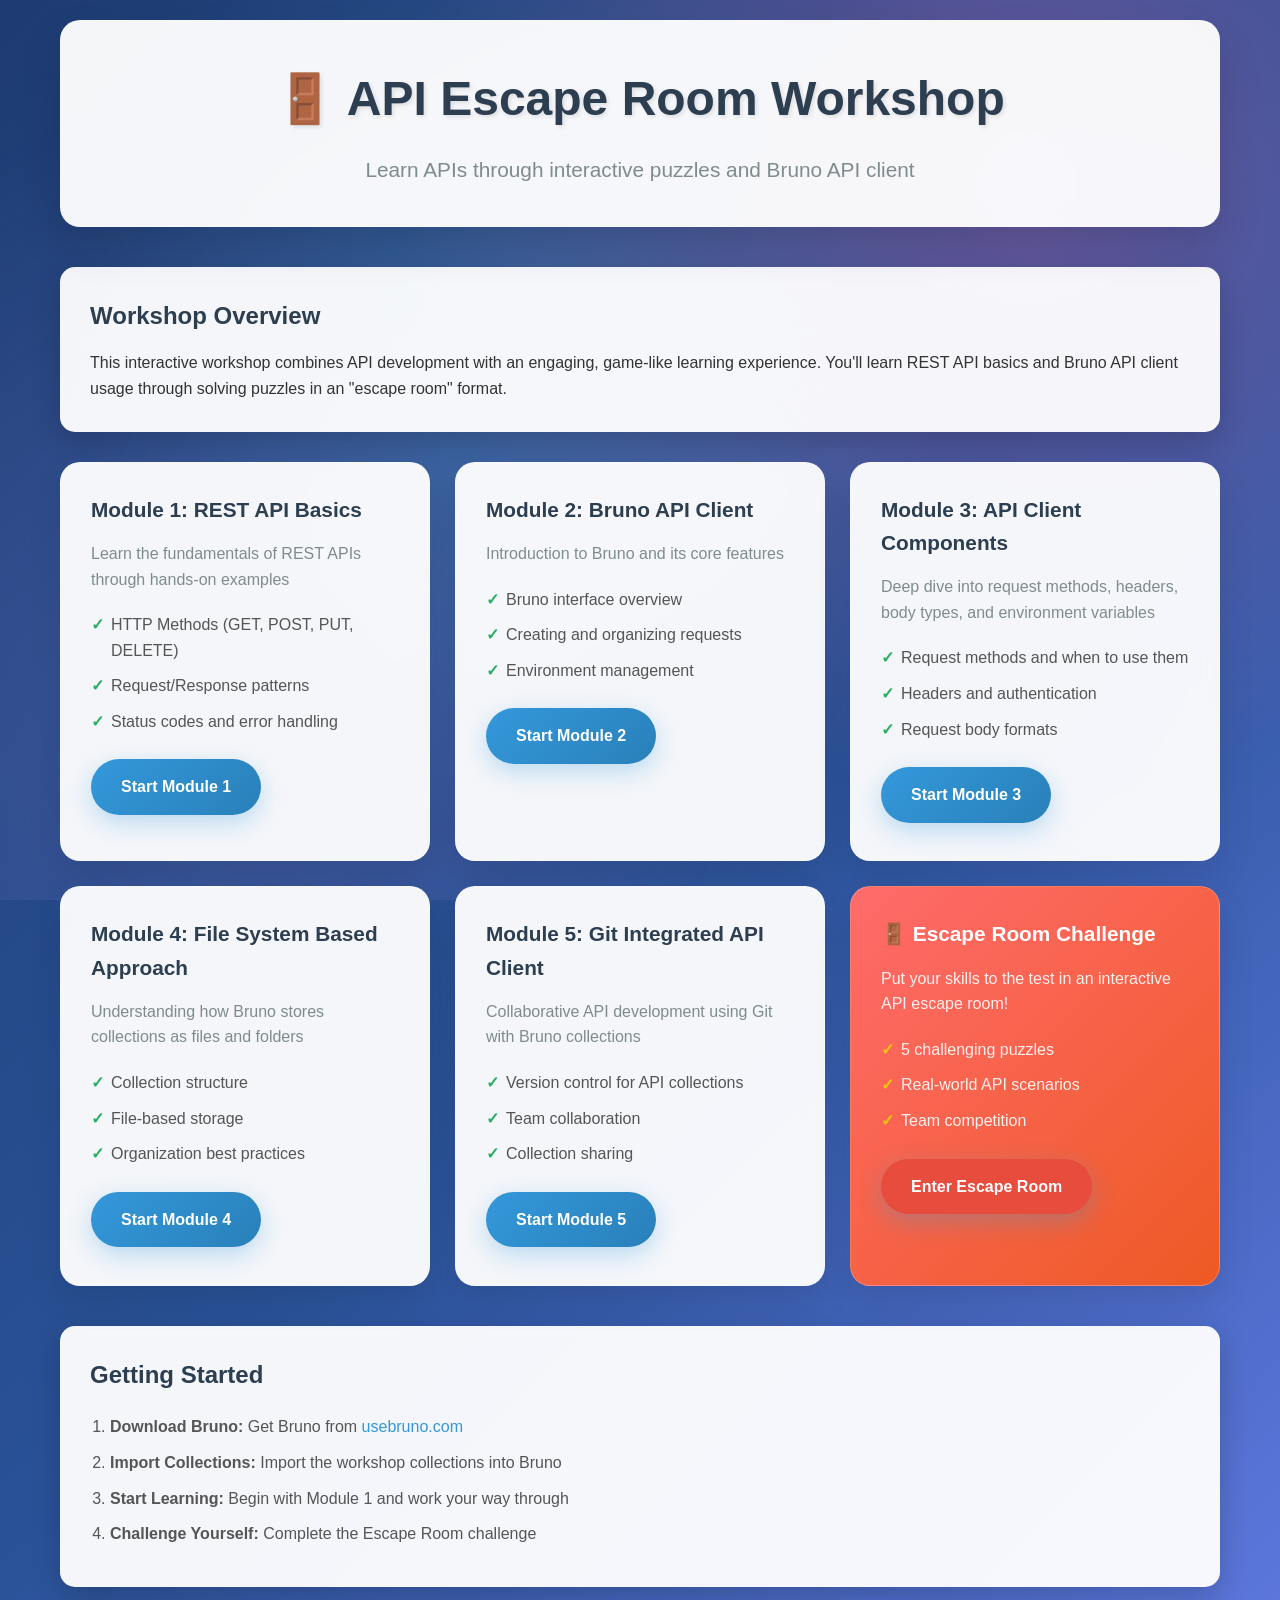
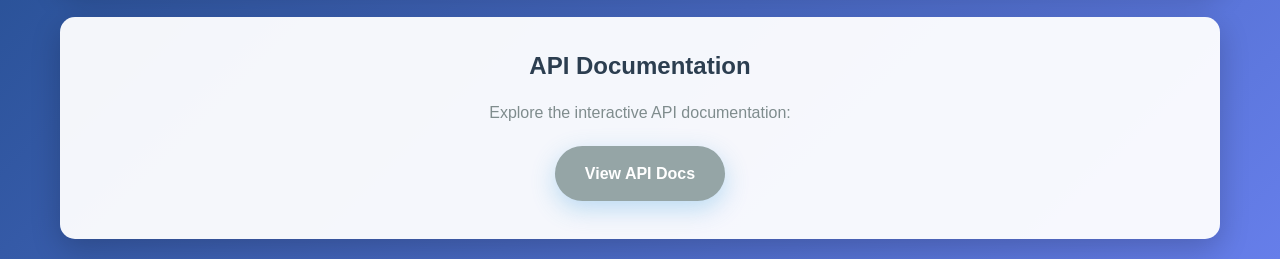
<file: templates/index.html>
<!DOCTYPE html>
<html lang="en">
<head>
    <meta charset="UTF-8">
    <meta name="viewport" content="width=device-width, initial-scale=1.0">
    <title>API Escape Room Workshop</title>
    <link rel="stylesheet" href="/static/css/style.css">
</head>
<body>
    <div class="container">
        <header>
            <h1>🚪 API Escape Room Workshop</h1>
            <p>Learn APIs through interactive puzzles and Bruno API client</p>
        </header>

        <div class="workshop-overview">
            <h2>Workshop Overview</h2>
            <p>This interactive workshop combines API development with an engaging, game-like learning experience. You'll learn REST API basics and Bruno API client usage through solving puzzles in an "escape room" format.</p>
        </div>

        <div class="modules-grid">
            <div class="module-card">
                <h3>Module 1: REST API Basics</h3>
                <p>Learn the fundamentals of REST APIs through hands-on examples</p>
                <ul>
                    <li>HTTP Methods (GET, POST, PUT, DELETE)</li>
                    <li>Request/Response patterns</li>
                    <li>Status codes and error handling</li>
                </ul>
                <a href="/module/1" class="btn">Start Module 1</a>
            </div>

            <div class="module-card">
                <h3>Module 2: Bruno API Client</h3>
                <p>Introduction to Bruno and its core features</p>
                <ul>
                    <li>Bruno interface overview</li>
                    <li>Creating and organizing requests</li>
                    <li>Environment management</li>
                </ul>
                <a href="/module/2" class="btn">Start Module 2</a>
            </div>

            <div class="module-card">
                <h3>Module 3: API Client Components</h3>
                <p>Deep dive into request methods, headers, body types, and environment variables</p>
                <ul>
                    <li>Request methods and when to use them</li>
                    <li>Headers and authentication</li>
                    <li>Request body formats</li>
                </ul>
                <a href="/module/3" class="btn">Start Module 3</a>
            </div>

            <div class="module-card">
                <h3>Module 4: File System Based Approach</h3>
                <p>Understanding how Bruno stores collections as files and folders</p>
                <ul>
                    <li>Collection structure</li>
                    <li>File-based storage</li>
                    <li>Organization best practices</li>
                </ul>
                <a href="/module/4" class="btn">Start Module 4</a>
            </div>

            <div class="module-card">
                <h3>Module 5: Git Integrated API Client</h3>
                <p>Collaborative API development using Git with Bruno collections</p>
                <ul>
                    <li>Version control for API collections</li>
                    <li>Team collaboration</li>
                    <li>Collection sharing</li>
                </ul>
                <a href="/module/5" class="btn">Start Module 5</a>
            </div>

            <div class="module-card escape-room">
                <h3>🚪 Escape Room Challenge</h3>
                <p>Put your skills to the test in an interactive API escape room!</p>
                <ul>
                    <li>5 challenging puzzles</li>
                    <li>Real-world API scenarios</li>
                    <li>Team competition</li>
                </ul>
                <a href="/escape-room" class="btn btn-primary">Enter Escape Room</a>
            </div>
        </div>

        <div class="getting-started">
            <h2>Getting Started</h2>
            <ol>
                <li><strong>Download Bruno:</strong> Get Bruno from <a href="https://www.usebruno.com/" target="_blank">usebruno.com</a></li>
                <li><strong>Import Collections:</strong> Import the workshop collections into Bruno</li>
                <li><strong>Start Learning:</strong> Begin with Module 1 and work your way through</li>
                <li><strong>Challenge Yourself:</strong> Complete the Escape Room challenge</li>
            </ol>
        </div>

        <div class="api-docs">
            <h2>API Documentation</h2>
            <p>Explore the interactive API documentation:</p>
            <a href="/docs" class="btn btn-secondary" target="_blank">View API Docs</a>
        </div>
    </div>

    <script src="/static/js/main.js"></script>
</body>
</html>
</file>
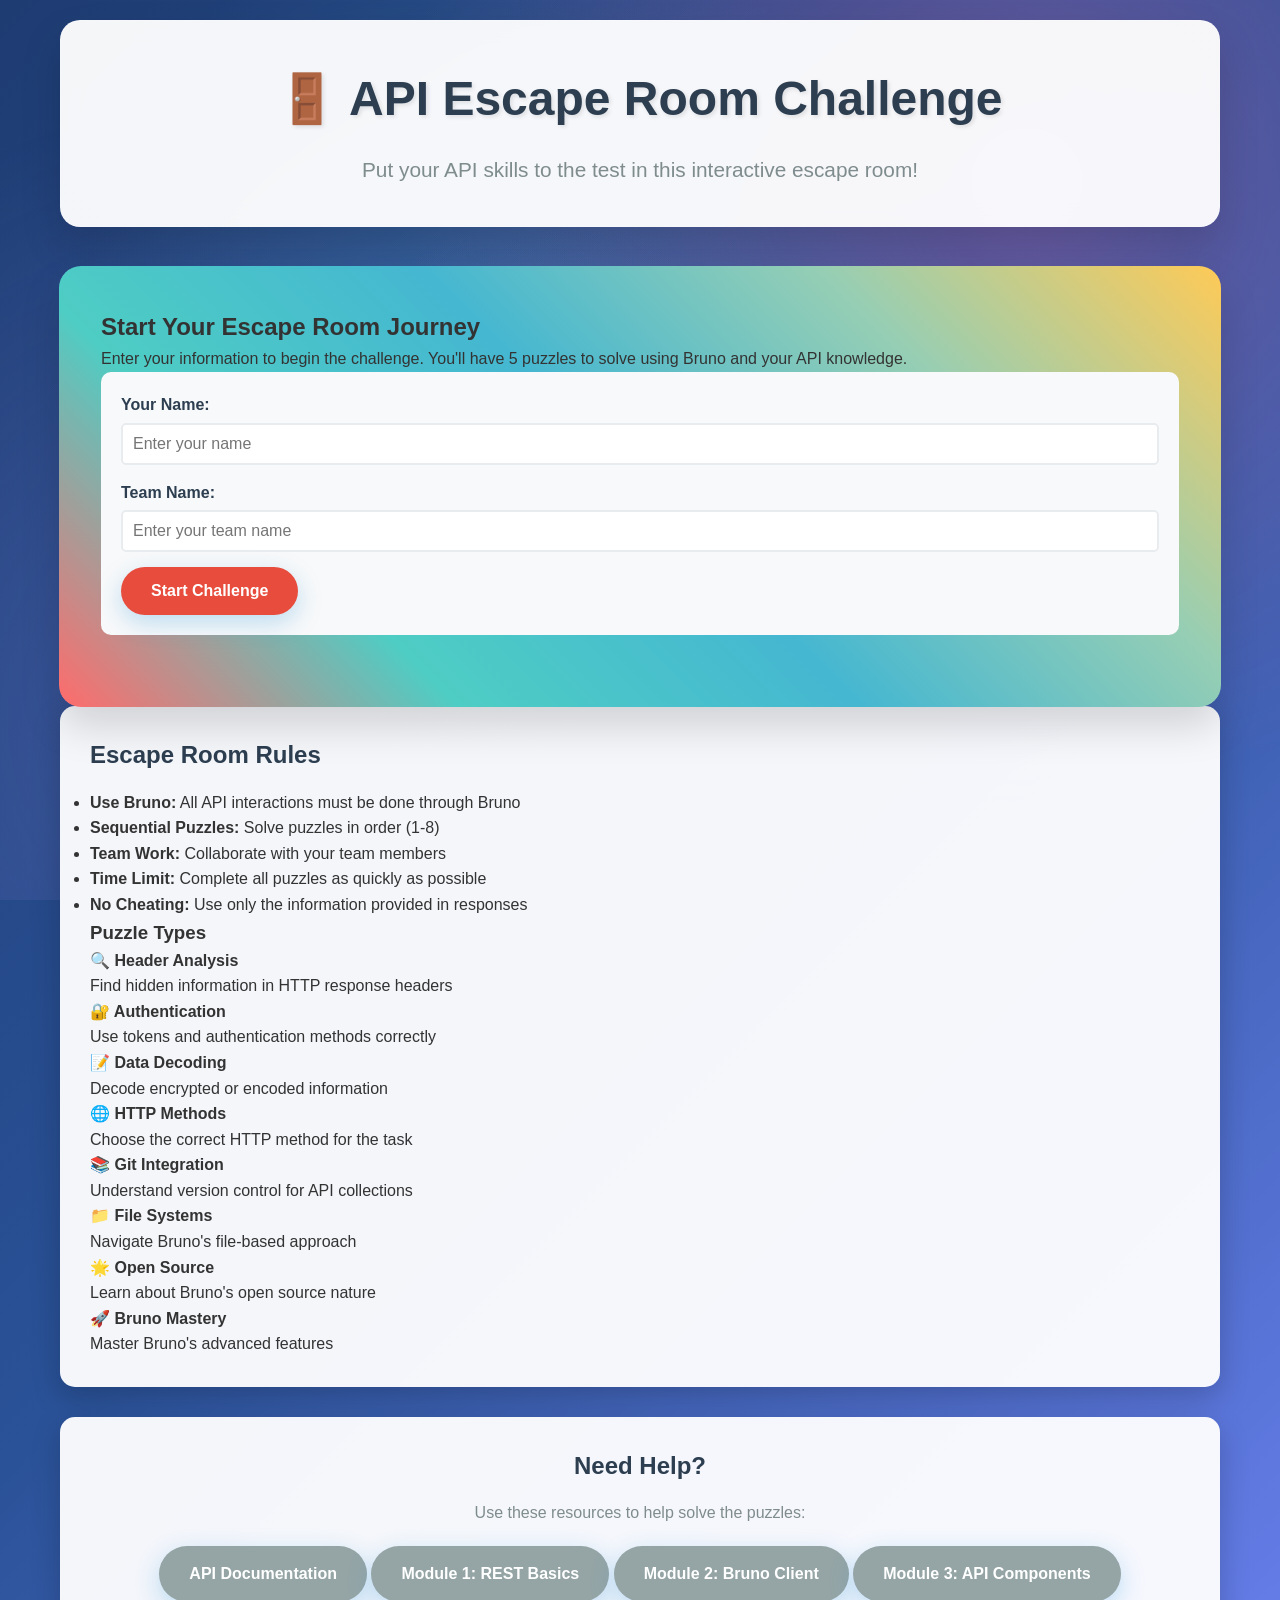
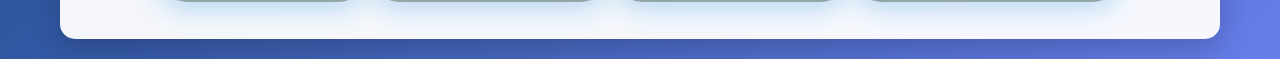
<file: templates/escape-room.html>
<!DOCTYPE html>
<html lang="en">
<head>
    <meta charset="UTF-8">
    <meta name="viewport" content="width=device-width, initial-scale=1.0">
    <title>API Escape Room Challenge</title>
    <link rel="stylesheet" href="/static/css/style.css">
</head>
<body>
    <div class="container">
        <header>
            <h1>🚪 API Escape Room Challenge</h1>
            <p>Put your API skills to the test in this interactive escape room!</p>
        </header>

        <div id="start-form" class="escape-room-container">
            <h2>Start Your Escape Room Journey</h2>
            <p>Enter your information to begin the challenge. You'll have 5 puzzles to solve using Bruno and your API knowledge.</p>

            <form class="player-form">
                <div class="form-group">
                    <label for="playerName">Your Name:</label>
                    <input type="text" id="playerName" name="playerName" required placeholder="Enter your name">
                </div>

                <div class="form-group">
                    <label for="team">Team Name:</label>
                    <input type="text" id="team" name="team" required placeholder="Enter your team name">
                </div>

                <button type="submit" class="btn btn-primary">Start Challenge</button>
            </form>
        </div>

        <div id="game-interface" style="display: none;">
            <div class="escape-room-container">
                <div id="player-info" class="player-info">
                    <!-- Player information will be populated here -->
                </div>

                <div class="game-stats">
                    <div class="stat-card">
                        <h4>⏱️ Time</h4>
                        <div id="timer">00:00</div>
                    </div>
                    <div class="stat-card">
                        <h4>🎯 Score</h4>
                        <div id="current-score">0</div>
                    </div>
                    <div class="stat-card">
                        <h4>🧩 Puzzles</h4>
                        <div id="puzzle-count">0/8</div>
                    </div>
                </div>

                <div id="puzzle-container">
                    <!-- Puzzle content will be populated here -->
                </div>

                <div id="response-container" style="display: none;">
                    <!-- API responses will be shown here -->
                </div>

                <div class="puzzle-navigation">
                    <button onclick="loadPuzzle(1)" class="btn puzzle-nav-btn" data-puzzle="1">🔍 Puzzle 1</button>
                    <button onclick="loadPuzzle(2)" class="btn puzzle-nav-btn" data-puzzle="2">🔐 Puzzle 2</button>
                    <button onclick="loadPuzzle(3)" class="btn puzzle-nav-btn" data-puzzle="3">📝 Puzzle 3</button>
                    <button onclick="loadPuzzle(4)" class="btn puzzle-nav-btn" data-puzzle="4">🌐 Puzzle 4</button>
                    <button onclick="loadPuzzle(5)" class="btn puzzle-nav-btn" data-puzzle="5">📚 Puzzle 5</button>
                    <button onclick="loadPuzzle(6)" class="btn puzzle-nav-btn" data-puzzle="6">📁 Puzzle 6</button>
                    <button onclick="loadPuzzle(7)" class="btn puzzle-nav-btn" data-puzzle="7">🌟 Puzzle 7</button>
                    <button onclick="loadPuzzle(8)" class="btn puzzle-nav-btn" data-puzzle="8">🚀 Puzzle 8</button>
                </div>

                <div class="game-tools">
                    <button onclick="showBrunoHelp()" class="btn btn-secondary">📖 Bruno Help</button>
                    <button onclick="showAPIDocs()" class="btn btn-secondary">📚 API Docs</button>
                    <button onclick="resetGame()" class="btn btn-secondary">🔄 Reset Game</button>
                </div>
            </div>
        </div>

        <div class="workshop-overview">
            <h2>Escape Room Rules</h2>
            <ul>
                <li><strong>Use Bruno:</strong> All API interactions must be done through Bruno</li>
                <li><strong>Sequential Puzzles:</strong> Solve puzzles in order (1-8)</li>
                <li><strong>Team Work:</strong> Collaborate with your team members</li>
                <li><strong>Time Limit:</strong> Complete all puzzles as quickly as possible</li>
                <li><strong>No Cheating:</strong> Use only the information provided in responses</li>
            </ul>

            <h3>Puzzle Types</h3>
            <div class="puzzle-types">
                <div class="puzzle-type">
                    <h4>🔍 Header Analysis</h4>
                    <p>Find hidden information in HTTP response headers</p>
                </div>
                <div class="puzzle-type">
                    <h4>🔐 Authentication</h4>
                    <p>Use tokens and authentication methods correctly</p>
                </div>
                <div class="puzzle-type">
                    <h4>📝 Data Decoding</h4>
                    <p>Decode encrypted or encoded information</p>
                </div>
                <div class="puzzle-type">
                    <h4>🌐 HTTP Methods</h4>
                    <p>Choose the correct HTTP method for the task</p>
                </div>
                <div class="puzzle-type">
                    <h4>📚 Git Integration</h4>
                    <p>Understand version control for API collections</p>
                </div>
                <div class="puzzle-type">
                    <h4>📁 File Systems</h4>
                    <p>Navigate Bruno's file-based approach</p>
                </div>
                <div class="puzzle-type">
                    <h4>🌟 Open Source</h4>
                    <p>Learn about Bruno's open source nature</p>
                </div>
                <div class="puzzle-type">
                    <h4>🚀 Bruno Mastery</h4>
                    <p>Master Bruno's advanced features</p>
                </div>
            </div>
        </div>

        <div class="api-docs">
            <h2>Need Help?</h2>
            <p>Use these resources to help solve the puzzles:</p>
            <a href="/docs" class="btn btn-secondary" target="_blank">API Documentation</a>
            <a href="/module/1" class="btn btn-secondary">Module 1: REST Basics</a>
            <a href="/module/2" class="btn btn-secondary">Module 2: Bruno Client</a>
            <a href="/module/3" class="btn btn-secondary">Module 3: API Components</a>
        </div>
    </div>

    <script src="/static/js/main.js"></script>
</body>
</html>
</file>
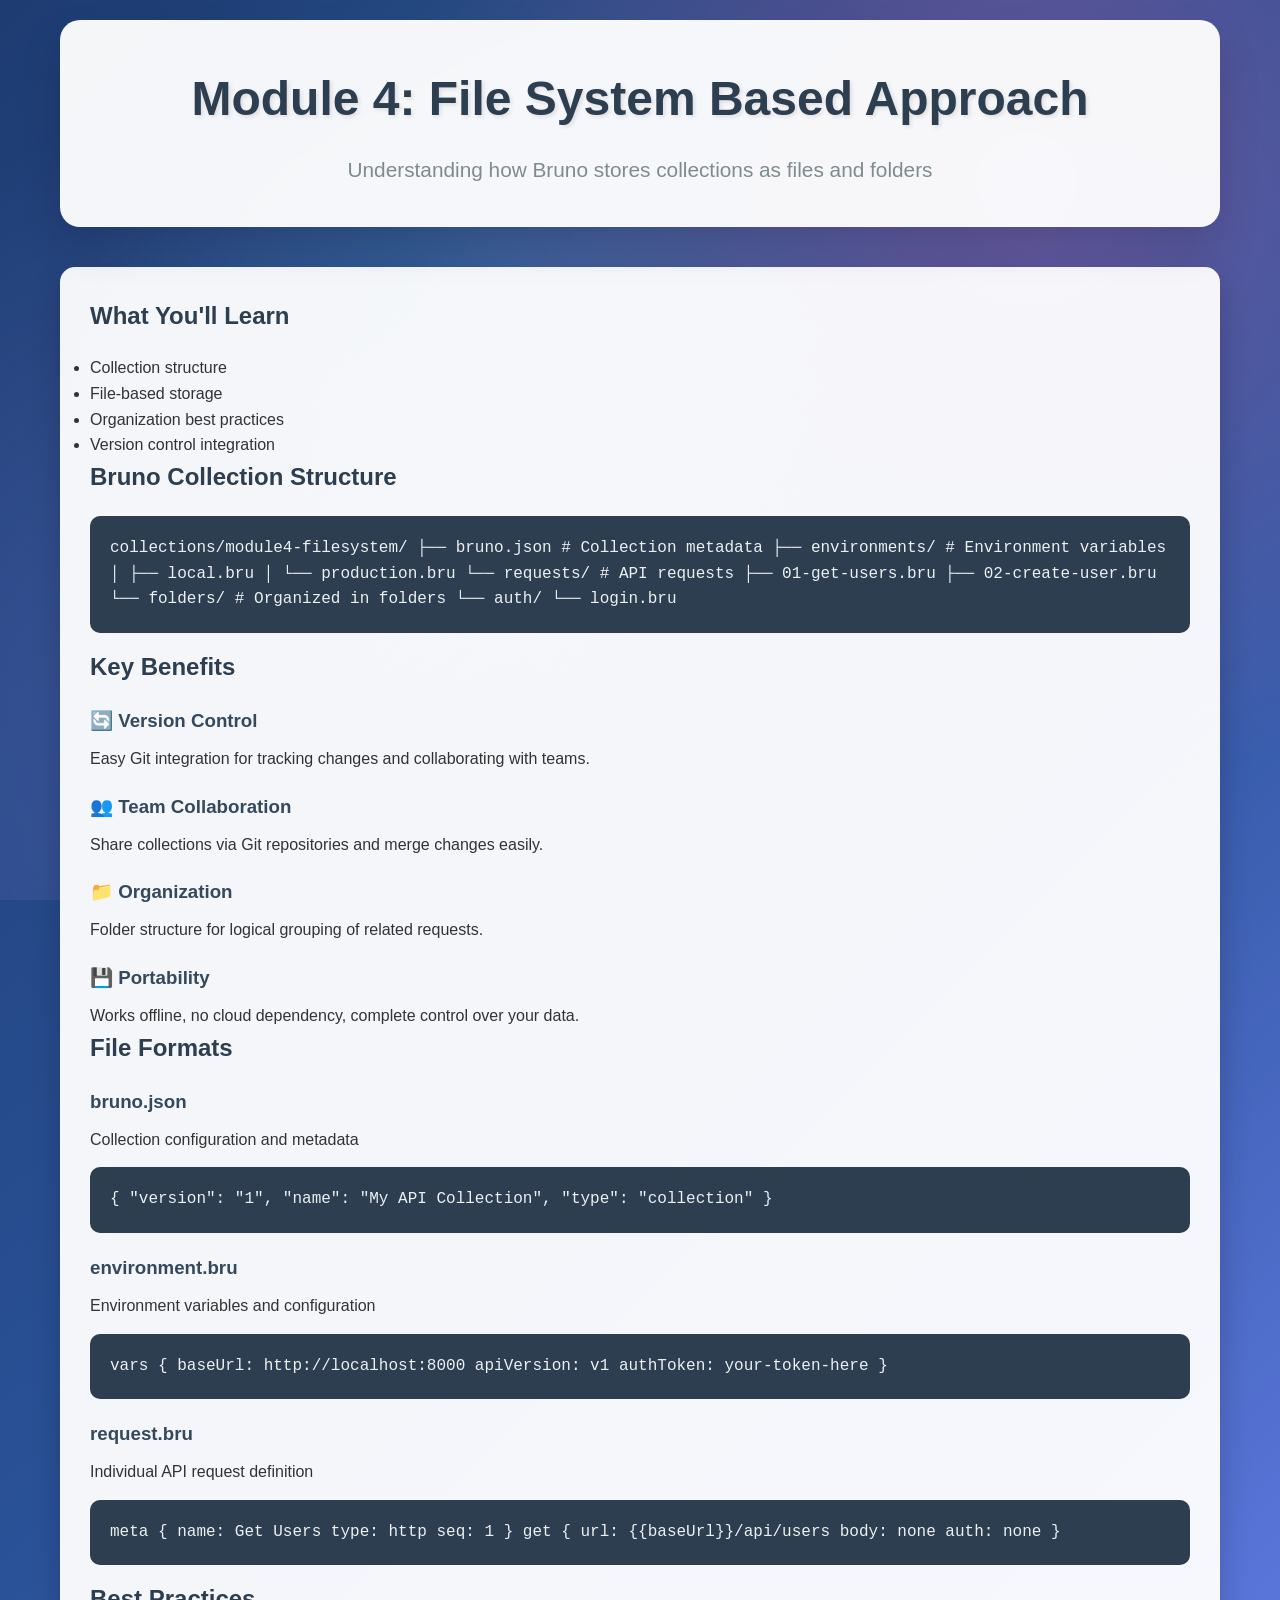
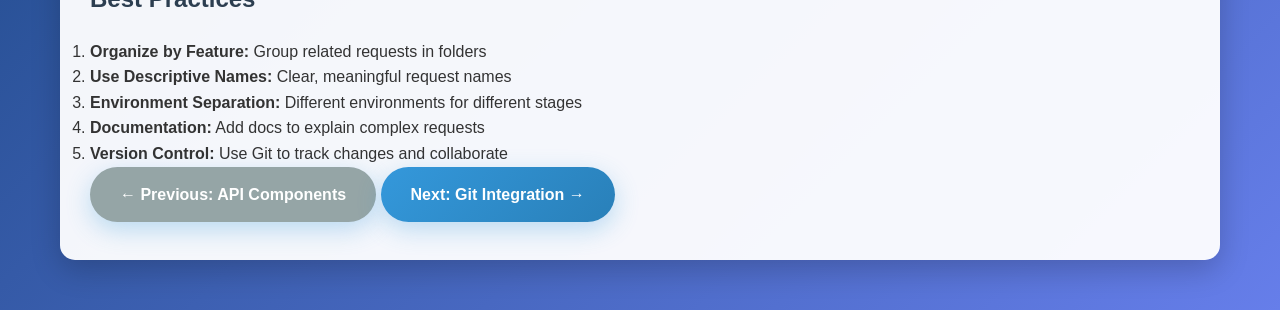
<file: templates/module4.html>
<!DOCTYPE html>
<html lang="en">
<head>
    <meta charset="UTF-8">
    <meta name="viewport" content="width=device-width, initial-scale=1.0">
    <title>Module 4: File System Based Approach</title>
    <link rel="stylesheet" href="/static/css/style.css">
</head>
<body>
    <div class="container">
        <header>
            <h1>Module 4: File System Based Approach</h1>
            <p>Understanding how Bruno stores collections as files and folders</p>
        </header>

        <div class="module-content">
            <h2>What You'll Learn</h2>
            <ul>
                <li>Collection structure</li>
                <li>File-based storage</li>
                <li>Organization best practices</li>
                <li>Version control integration</li>
            </ul>

            <h2>Bruno Collection Structure</h2>
            <div class="code-block">
collections/module4-filesystem/
├── bruno.json          # Collection metadata
├── environments/        # Environment variables
│   ├── local.bru
│   └── production.bru
└── requests/            # API requests
    ├── 01-get-users.bru
    ├── 02-create-user.bru
    └── folders/         # Organized in folders
        └── auth/
            └── login.bru
            </div>

            <h2>Key Benefits</h2>
            <div class="benefit-grid">
                <div class="benefit-card">
                    <h3>🔄 Version Control</h3>
                    <p>Easy Git integration for tracking changes and collaborating with teams.</p>
                </div>

                <div class="benefit-card">
                    <h3>👥 Team Collaboration</h3>
                    <p>Share collections via Git repositories and merge changes easily.</p>
                </div>

                <div class="benefit-card">
                    <h3>📁 Organization</h3>
                    <p>Folder structure for logical grouping of related requests.</p>
                </div>

                <div class="benefit-card">
                    <h3>💾 Portability</h3>
                    <p>Works offline, no cloud dependency, complete control over your data.</p>
                </div>
            </div>

            <h2>File Formats</h2>
            <div class="file-format">
                <h3>bruno.json</h3>
                <p>Collection configuration and metadata</p>
                <div class="code-block">
{
  "version": "1",
  "name": "My API Collection",
  "type": "collection"
}
                </div>
            </div>

            <div class="file-format">
                <h3>environment.bru</h3>
                <p>Environment variables and configuration</p>
                <div class="code-block">
vars {
  baseUrl: http://localhost:8000
  apiVersion: v1
  authToken: your-token-here
}
                </div>
            </div>

            <div class="file-format">
                <h3>request.bru</h3>
                <p>Individual API request definition</p>
                <div class="code-block">
meta {
  name: Get Users
  type: http
  seq: 1
}

get {
  url: {{baseUrl}}/api/users
  body: none
  auth: none
}
                </div>
            </div>

            <h2>Best Practices</h2>
            <ol>
                <li><strong>Organize by Feature:</strong> Group related requests in folders</li>
                <li><strong>Use Descriptive Names:</strong> Clear, meaningful request names</li>
                <li><strong>Environment Separation:</strong> Different environments for different stages</li>
                <li><strong>Documentation:</strong> Add docs to explain complex requests</li>
                <li><strong>Version Control:</strong> Use Git to track changes and collaborate</li>
            </ol>

            <div class="navigation">
                <a href="/module/3" class="btn btn-secondary">← Previous: API Components</a>
                <a href="/module/5" class="btn">Next: Git Integration →</a>
            </div>
        </div>
    </div>
</body>
</html>
</file>
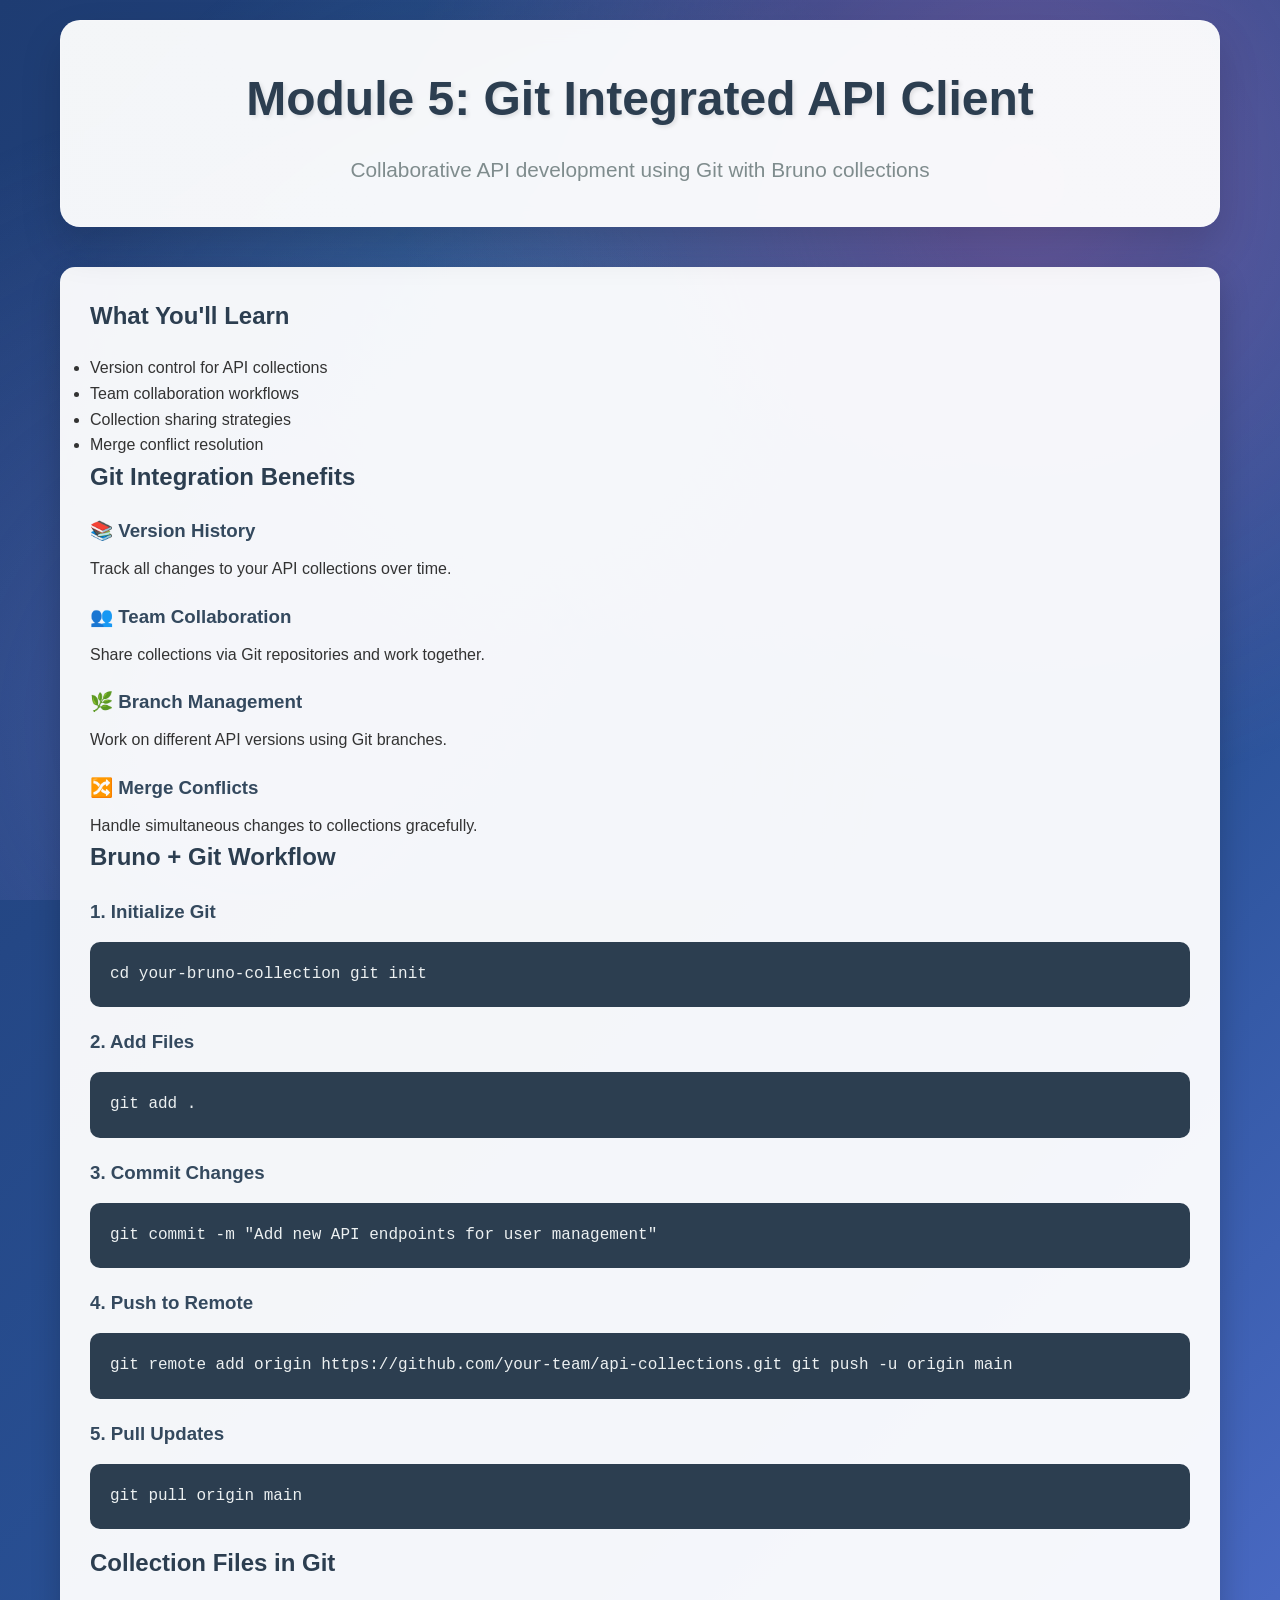
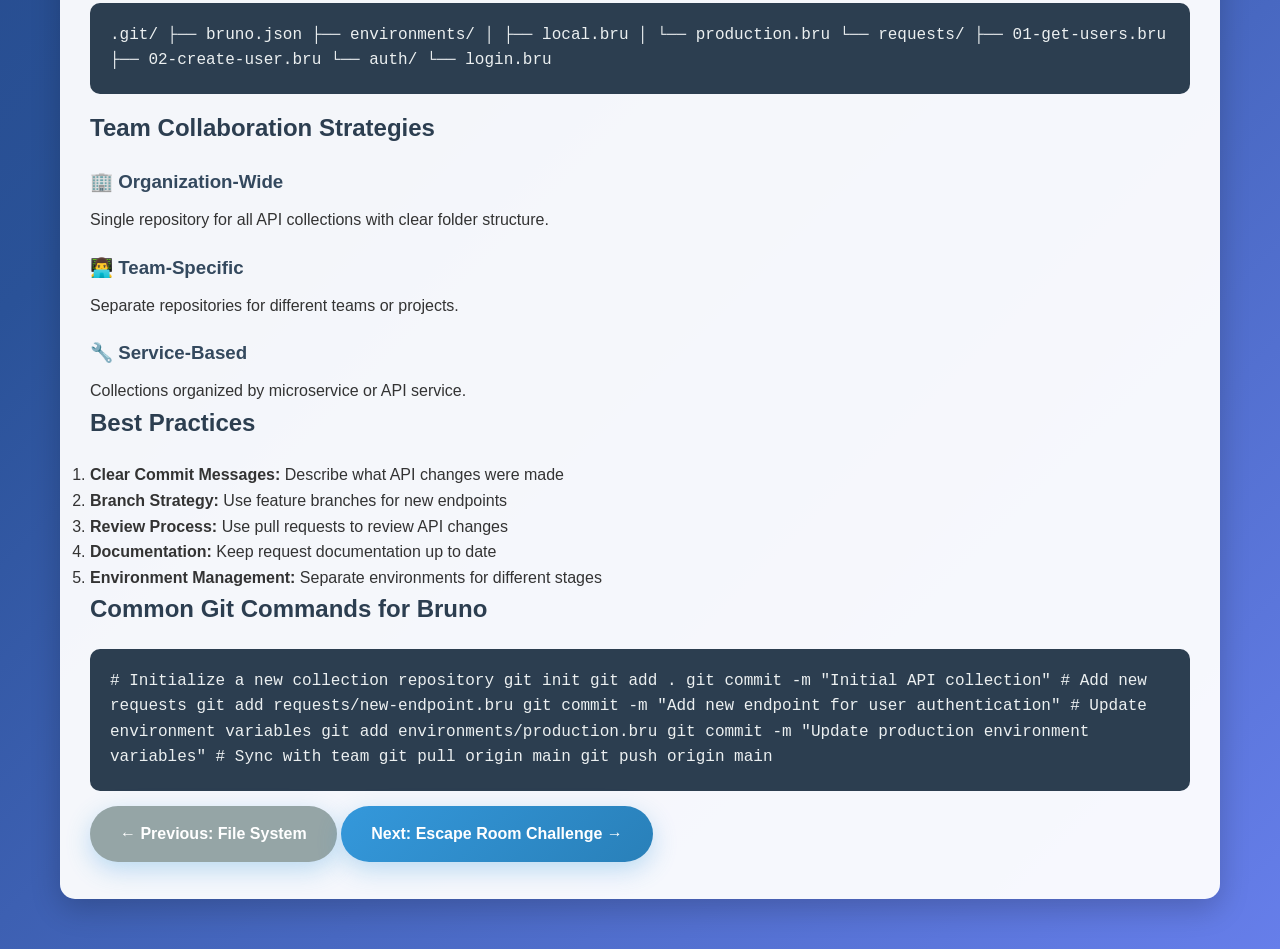
<file: templates/module5.html>
<!DOCTYPE html>
<html lang="en">
<head>
    <meta charset="UTF-8">
    <meta name="viewport" content="width=device-width, initial-scale=1.0">
    <title>Module 5: Git Integrated API Client</title>
    <link rel="stylesheet" href="/static/css/style.css">
</head>
<body>
    <div class="container">
        <header>
            <h1>Module 5: Git Integrated API Client</h1>
            <p>Collaborative API development using Git with Bruno collections</p>
        </header>

        <div class="module-content">
            <h2>What You'll Learn</h2>
            <ul>
                <li>Version control for API collections</li>
                <li>Team collaboration workflows</li>
                <li>Collection sharing strategies</li>
                <li>Merge conflict resolution</li>
            </ul>

            <h2>Git Integration Benefits</h2>
            <div class="benefit-grid">
                <div class="benefit-card">
                    <h3>📚 Version History</h3>
                    <p>Track all changes to your API collections over time.</p>
                </div>

                <div class="benefit-card">
                    <h3>👥 Team Collaboration</h3>
                    <p>Share collections via Git repositories and work together.</p>
                </div>

                <div class="benefit-card">
                    <h3>🌿 Branch Management</h3>
                    <p>Work on different API versions using Git branches.</p>
                </div>

                <div class="benefit-card">
                    <h3>🔀 Merge Conflicts</h3>
                    <p>Handle simultaneous changes to collections gracefully.</p>
                </div>
            </div>

            <h2>Bruno + Git Workflow</h2>
            <div class="workflow-steps">
                <div class="workflow-step">
                    <h3>1. Initialize Git</h3>
                    <div class="code-block">
cd your-bruno-collection
git init
                    </div>
                </div>

                <div class="workflow-step">
                    <h3>2. Add Files</h3>
                    <div class="code-block">
git add .
                    </div>
                </div>

                <div class="workflow-step">
                    <h3>3. Commit Changes</h3>
                    <div class="code-block">
git commit -m "Add new API endpoints for user management"
                    </div>
                </div>

                <div class="workflow-step">
                    <h3>4. Push to Remote</h3>
                    <div class="code-block">
git remote add origin https://github.com/your-team/api-collections.git
git push -u origin main
                    </div>
                </div>

                <div class="workflow-step">
                    <h3>5. Pull Updates</h3>
                    <div class="code-block">
git pull origin main
                    </div>
                </div>
            </div>

            <h2>Collection Files in Git</h2>
            <div class="code-block">
.git/
├── bruno.json
├── environments/
│   ├── local.bru
│   └── production.bru
└── requests/
    ├── 01-get-users.bru
    ├── 02-create-user.bru
    └── auth/
        └── login.bru
            </div>

            <h2>Team Collaboration Strategies</h2>
            <div class="strategy-grid">
                <div class="strategy-card">
                    <h3>🏢 Organization-Wide</h3>
                    <p>Single repository for all API collections with clear folder structure.</p>
                </div>

                <div class="strategy-card">
                    <h3>👨‍💻 Team-Specific</h3>
                    <p>Separate repositories for different teams or projects.</p>
                </div>

                <div class="strategy-card">
                    <h3>🔧 Service-Based</h3>
                    <p>Collections organized by microservice or API service.</p>
                </div>
            </div>

            <h2>Best Practices</h2>
            <ol>
                <li><strong>Clear Commit Messages:</strong> Describe what API changes were made</li>
                <li><strong>Branch Strategy:</strong> Use feature branches for new endpoints</li>
                <li><strong>Review Process:</strong> Use pull requests to review API changes</li>
                <li><strong>Documentation:</strong> Keep request documentation up to date</li>
                <li><strong>Environment Management:</strong> Separate environments for different stages</li>
            </ol>

            <h2>Common Git Commands for Bruno</h2>
            <div class="code-block">
# Initialize a new collection repository
git init
git add .
git commit -m "Initial API collection"

# Add new requests
git add requests/new-endpoint.bru
git commit -m "Add new endpoint for user authentication"

# Update environment variables
git add environments/production.bru
git commit -m "Update production environment variables"

# Sync with team
git pull origin main
git push origin main
            </div>

            <div class="navigation">
                <a href="/module/4" class="btn btn-secondary">← Previous: File System</a>
                <a href="/escape-room" class="btn">Next: Escape Room Challenge →</a>
            </div>
        </div>
    </div>
</body>
</html>
</file>
<file: static/css/style.css>
/* API Escape Room Workshop Styles */

* {
    margin: 0;
    padding: 0;
    box-sizing: border-box;
}

body {
    font-family: 'Inter', 'Segoe UI', Tahoma, Geneva, Verdana, sans-serif;
    line-height: 1.6;
    color: #333;
    background: linear-gradient(135deg, #1e3c72 0%, #2a5298 50%, #667eea 100%);
    min-height: 100vh;
    overflow-x: hidden;
}

/* Add some animated background elements */
body::before {
    content: '';
    position: fixed;
    top: 0;
    left: 0;
    width: 100%;
    height: 100%;
    background:
        radial-gradient(circle at 20% 80%, rgba(120, 119, 198, 0.3) 0%, transparent 50%),
        radial-gradient(circle at 80% 20%, rgba(255, 119, 198, 0.3) 0%, transparent 50%),
        radial-gradient(circle at 40% 40%, rgba(120, 219, 255, 0.2) 0%, transparent 50%);
    animation: backgroundShift 20s ease-in-out infinite;
    z-index: -1;
}

@keyframes backgroundShift {
    0%, 100% { opacity: 1; }
    50% { opacity: 0.8; }
}

.container {
    max-width: 1200px;
    margin: 0 auto;
    padding: 20px;
}

header {
    text-align: center;
    margin-bottom: 40px;
    background: rgba(255, 255, 255, 0.95);
    padding: 40px;
    border-radius: 20px;
    box-shadow: 0 20px 40px rgba(0, 0, 0, 0.15);
    backdrop-filter: blur(10px);
    border: 1px solid rgba(255, 255, 255, 0.2);
    position: relative;
    overflow: hidden;
}

header::before {
    content: '';
    position: absolute;
    top: -50%;
    left: -50%;
    width: 200%;
    height: 200%;
    background: linear-gradient(45deg, transparent, rgba(255, 255, 255, 0.1), transparent);
    animation: shimmer 3s infinite;
}

@keyframes shimmer {
    0% { transform: translateX(-100%) translateY(-100%) rotate(45deg); }
    100% { transform: translateX(100%) translateY(100%) rotate(45deg); }
}

header h1 {
    font-size: 3em;
    color: #2c3e50;
    margin-bottom: 15px;
    font-weight: 700;
    text-shadow: 2px 2px 4px rgba(0, 0, 0, 0.1);
    position: relative;
    z-index: 1;
}

header p {
    font-size: 1.3em;
    color: #7f8c8d;
    position: relative;
    z-index: 1;
}

.workshop-overview {
    background: rgba(255, 255, 255, 0.95);
    padding: 30px;
    border-radius: 15px;
    margin-bottom: 30px;
    box-shadow: 0 10px 30px rgba(0, 0, 0, 0.2);
}

.workshop-overview h2 {
    color: #2c3e50;
    margin-bottom: 15px;
}

.modules-grid {
    display: grid;
    grid-template-columns: repeat(auto-fit, minmax(350px, 1fr));
    gap: 25px;
    margin-bottom: 40px;
}

.module-card {
    background: rgba(255, 255, 255, 0.95);
    padding: 30px;
    border-radius: 20px;
    box-shadow: 0 15px 35px rgba(0, 0, 0, 0.1);
    transition: all 0.4s cubic-bezier(0.175, 0.885, 0.32, 1.275);
    backdrop-filter: blur(10px);
    border: 1px solid rgba(255, 255, 255, 0.2);
    position: relative;
    overflow: hidden;
}

.module-card::before {
    content: '';
    position: absolute;
    top: 0;
    left: -100%;
    width: 100%;
    height: 100%;
    background: linear-gradient(90deg, transparent, rgba(255, 255, 255, 0.2), transparent);
    transition: left 0.5s;
}

.module-card:hover::before {
    left: 100%;
}

.module-card:hover {
    transform: translateY(-10px) scale(1.02);
    box-shadow: 0 25px 50px rgba(0, 0, 0, 0.2);
}

.module-card.escape-room {
    background: linear-gradient(135deg, #ff6b6b, #ee5a24);
    color: white;
}

.module-card h3 {
    color: #2c3e50;
    margin-bottom: 15px;
    font-size: 1.3em;
}

.module-card.escape-room h3 {
    color: white;
}

.module-card p {
    margin-bottom: 15px;
    color: #7f8c8d;
}

.module-card.escape-room p {
    color: rgba(255, 255, 255, 0.9);
}

.module-card ul {
    list-style: none;
    margin-bottom: 20px;
}

.module-card li {
    padding: 5px 0;
    padding-left: 20px;
    position: relative;
    color: #555;
}

.module-card.escape-room li {
    color: rgba(255, 255, 255, 0.9);
}

.module-card li:before {
    content: "✓";
    position: absolute;
    left: 0;
    color: #27ae60;
    font-weight: bold;
}

.module-card.escape-room li:before {
    color: #f1c40f;
}

.btn {
    display: inline-block;
    padding: 15px 30px;
    background: linear-gradient(135deg, #3498db 0%, #2980b9 100%);
    color: white;
    text-decoration: none;
    border-radius: 30px;
    transition: all 0.3s cubic-bezier(0.175, 0.885, 0.32, 1.275);
    font-weight: 600;
    font-size: 1em;
    border: none;
    cursor: pointer;
    position: relative;
    overflow: hidden;
    box-shadow: 0 8px 25px rgba(52, 152, 219, 0.3);
}

.btn::before {
    content: '';
    position: absolute;
    top: 0;
    left: -100%;
    width: 100%;
    height: 100%;
    background: linear-gradient(90deg, transparent, rgba(255, 255, 255, 0.2), transparent);
    transition: left 0.5s;
}

.btn:hover::before {
    left: 100%;
}

.btn:hover {
    background: linear-gradient(135deg, #2980b9 0%, #1f5f8b 100%);
    transform: translateY(-2px);
    box-shadow: 0 12px 35px rgba(52, 152, 219, 0.4);
}

.btn-primary {
    background: #e74c3c;
}

.btn-primary:hover {
    background: #c0392b;
}

.btn-secondary {
    background: #95a5a6;
}

.btn-secondary:hover {
    background: #7f8c8d;
}

.getting-started {
    background: rgba(255, 255, 255, 0.95);
    padding: 30px;
    border-radius: 15px;
    margin-bottom: 30px;
    box-shadow: 0 10px 30px rgba(0, 0, 0, 0.2);
}

.getting-started h2 {
    color: #2c3e50;
    margin-bottom: 20px;
}

.getting-started ol {
    padding-left: 20px;
}

.getting-started li {
    margin-bottom: 10px;
    color: #555;
}

.getting-started a {
    color: #3498db;
    text-decoration: none;
}

.getting-started a:hover {
    text-decoration: underline;
}

.api-docs {
    background: rgba(255, 255, 255, 0.95);
    padding: 30px;
    border-radius: 15px;
    text-align: center;
    box-shadow: 0 10px 30px rgba(0, 0, 0, 0.2);
}

.api-docs h2 {
    color: #2c3e50;
    margin-bottom: 15px;
}

.api-docs p {
    margin-bottom: 20px;
    color: #7f8c8d;
}

/* Module-specific styles */
.module-content {
    background: rgba(255, 255, 255, 0.95);
    padding: 30px;
    border-radius: 15px;
    margin-bottom: 30px;
    box-shadow: 0 10px 30px rgba(0, 0, 0, 0.2);
}

.module-content h2 {
    color: #2c3e50;
    margin-bottom: 20px;
}

.module-content h3 {
    color: #34495e;
    margin: 20px 0 10px 0;
}

.code-block {
    background: #2c3e50;
    color: #ecf0f1;
    padding: 20px;
    border-radius: 10px;
    margin: 15px 0;
    overflow-x: auto;
    font-family: 'Courier New', monospace;
}

.endpoint-example {
    background: #f8f9fa;
    border-left: 4px solid #3498db;
    padding: 15px;
    margin: 15px 0;
    border-radius: 0 10px 10px 0;
}

.endpoint-example h4 {
    color: #2c3e50;
    margin-bottom: 10px;
}

.endpoint-example .method {
    font-weight: bold;
    color: #27ae60;
}

.endpoint-example .url {
    color: #3498db;
    font-family: 'Courier New', monospace;
}

/* Escape Room specific styles */
.escape-room-container {
    background: rgba(255, 255, 255, 0.95);
    padding: 40px;
    border-radius: 20px;
    box-shadow: 0 20px 40px rgba(0, 0, 0, 0.15);
    backdrop-filter: blur(10px);
    border: 1px solid rgba(255, 255, 255, 0.2);
    position: relative;
}

.escape-room-container::before {
    content: '';
    position: absolute;
    top: -2px;
    left: -2px;
    right: -2px;
    bottom: -2px;
    background: linear-gradient(45deg, #ff6b6b, #4ecdc4, #45b7d1, #96ceb4, #feca57);
    border-radius: 22px;
    z-index: -1;
    animation: borderGlow 3s ease-in-out infinite;
}

@keyframes borderGlow {
    0%, 100% { opacity: 0.5; }
    50% { opacity: 1; }
}

.puzzle-card {
    background: linear-gradient(135deg, #f8f9fa 0%, #e9ecef 100%);
    border: 3px solid #e9ecef;
    border-radius: 15px;
    padding: 25px;
    margin: 25px 0;
    transition: all 0.4s cubic-bezier(0.175, 0.885, 0.32, 1.275);
    position: relative;
    overflow: hidden;
    box-shadow: 0 8px 25px rgba(0, 0, 0, 0.1);
}

.puzzle-card::before {
    content: '';
    position: absolute;
    top: 0;
    left: 0;
    right: 0;
    height: 4px;
    background: linear-gradient(90deg, #3498db, #2ecc71, #f39c12, #e74c3c);
    transform: scaleX(0);
    transition: transform 0.3s ease;
}

.puzzle-card:hover::before {
    transform: scaleX(1);
}

.puzzle-card.active {
    border-color: #3498db;
    background: linear-gradient(135deg, #e3f2fd 0%, #bbdefb 100%);
    transform: translateY(-5px);
    box-shadow: 0 15px 35px rgba(52, 152, 219, 0.2);
}

.puzzle-card.active::before {
    transform: scaleX(1);
}

.puzzle-card.completed {
    border-color: #27ae60;
    background: linear-gradient(135deg, #e8f5e8 0%, #c8e6c9 100%);
    transform: translateY(-3px);
    box-shadow: 0 12px 30px rgba(39, 174, 96, 0.2);
}

.puzzle-card.completed::before {
    background: #27ae60;
    transform: scaleX(1);
}

.puzzle-status {
    display: inline-block;
    padding: 5px 15px;
    border-radius: 20px;
    font-size: 0.9em;
    font-weight: bold;
    margin-bottom: 10px;
}

.puzzle-status.pending {
    background: #f39c12;
    color: white;
}

.puzzle-status.active {
    background: #3498db;
    color: white;
}

.puzzle-status.completed {
    background: #27ae60;
    color: white;
}

.player-form {
    background: #f8f9fa;
    padding: 20px;
    border-radius: 10px;
    margin-bottom: 30px;
}

.form-group {
    margin-bottom: 15px;
}

.form-group label {
    display: block;
    margin-bottom: 5px;
    font-weight: bold;
    color: #2c3e50;
}

.form-group input {
    width: 100%;
    padding: 10px;
    border: 2px solid #e9ecef;
    border-radius: 5px;
    font-size: 1em;
}

.form-group input:focus {
    outline: none;
    border-color: #3498db;
}

/* Responsive design */
@media (max-width: 768px) {
    .container {
        padding: 10px;
    }

    .modules-grid {
        grid-template-columns: 1fr;
    }

    header h1 {
        font-size: 2em;
    }

    .module-card {
        padding: 20px;
    }
}

/* Animation for loading states */
.loading {
    opacity: 0.6;
    pointer-events: none;
}

.spinner {
    border: 4px solid #f3f3f3;
    border-top: 4px solid #3498db;
    border-radius: 50%;
    width: 40px;
    height: 40px;
    animation: spin 2s linear infinite;
    margin: 20px auto;
}

@keyframes spin {
    0% { transform: rotate(0deg); }
    100% { transform: rotate(360deg); }
}

/* Interactive Puzzle Elements */
.puzzle-input {
    background: rgba(255, 255, 255, 0.9);
    border: 2px solid #e9ecef;
    border-radius: 10px;
    padding: 15px;
    margin: 15px 0;
    transition: all 0.3s ease;
    font-family: 'Courier New', monospace;
}

.puzzle-input:focus {
    outline: none;
    border-color: #3498db;
    box-shadow: 0 0 0 3px rgba(52, 152, 219, 0.1);
    transform: scale(1.02);
}

.puzzle-hint {
    background: linear-gradient(135deg, #fff3cd 0%, #ffeaa7 100%);
    border: 2px solid #ffc107;
    border-radius: 10px;
    padding: 15px;
    margin: 15px 0;
    position: relative;
    animation: hintPulse 2s ease-in-out infinite;
}

@keyframes hintPulse {
    0%, 100% { transform: scale(1); }
    50% { transform: scale(1.02); }
}

.puzzle-hint::before {
    content: '💡';
    position: absolute;
    top: -10px;
    left: 20px;
    background: #ffc107;
    padding: 5px 10px;
    border-radius: 15px;
    font-size: 0.9em;
}

.progress-bar {
    width: 100%;
    height: 8px;
    background: #e9ecef;
    border-radius: 4px;
    overflow: hidden;
    margin: 20px 0;
}

.progress-fill {
    height: 100%;
    background: linear-gradient(90deg, #3498db, #2ecc71);
    border-radius: 4px;
    transition: width 0.5s ease;
    position: relative;
}

.progress-fill::after {
    content: '';
    position: absolute;
    top: 0;
    left: 0;
    right: 0;
    bottom: 0;
    background: linear-gradient(90deg, transparent, rgba(255, 255, 255, 0.3), transparent);
    animation: progressShine 2s infinite;
}

@keyframes progressShine {
    0% { transform: translateX(-100%); }
    100% { transform: translateX(100%); }
}

/* Interactive Code Blocks */
.interactive-code {
    background: #2c3e50;
    color: #ecf0f1;
    padding: 20px;
    border-radius: 10px;
    margin: 15px 0;
    overflow-x: auto;
    font-family: 'Courier New', monospace;
    position: relative;
    border: 2px solid #34495e;
}

.interactive-code:hover {
    border-color: #3498db;
    box-shadow: 0 0 20px rgba(52, 152, 219, 0.3);
}

/* Formatted Response Sections */
.formatted-section {
    margin: 20px 0;
    padding: 15px;
    background: rgba(255, 255, 255, 0.05);
    border-radius: 10px;
    border-left: 4px solid #3498db;
}

.formatted-section h5 {
    color: #2c3e50;
    margin-bottom: 10px;
    font-size: 1.1em;
    font-weight: 600;
}

.formatted-section .code-block {
    background: #2c3e50;
    color: #ecf0f1;
    padding: 15px;
    border-radius: 8px;
    margin: 10px 0;
    overflow-x: auto;
    font-family: 'Courier New', monospace;
    font-size: 0.9em;
    line-height: 1.4;
    white-space: pre-wrap;
    word-wrap: break-word;
}

.formatted-section .code-block pre {
    margin: 0;
    padding: 0;
    background: none;
    border: none;
    font-family: inherit;
    font-size: inherit;
    line-height: inherit;
}

.code-copy-btn {
    position: absolute;
    top: 10px;
    right: 10px;
    background: rgba(52, 152, 219, 0.8);
    color: white;
    border: none;
    padding: 5px 10px;
    border-radius: 5px;
    cursor: pointer;
    font-size: 0.8em;
    transition: all 0.3s ease;
}

.code-copy-btn:hover {
    background: #3498db;
    transform: scale(1.05);
}

/* Success/Error States */
.success-message {
    background: linear-gradient(135deg, #d4edda 0%, #c3e6cb 100%);
    border: 2px solid #28a745;
    color: #155724;
    padding: 15px;
    border-radius: 10px;
    margin: 15px 0;
    animation: successSlide 0.5s ease-out;
}

@keyframes successSlide {
    0% { transform: translateX(-100%); opacity: 0; }
    100% { transform: translateX(0); opacity: 1; }
}

.error-message {
    background: linear-gradient(135deg, #f8d7da 0%, #f5c6cb 100%);
    border: 2px solid #dc3545;
    color: #721c24;
    padding: 15px;
    border-radius: 10px;
    margin: 15px 0;
    animation: errorShake 0.5s ease-out;
}

@keyframes errorShake {
    0%, 100% { transform: translateX(0); }
    25% { transform: translateX(-5px); }
    75% { transform: translateX(5px); }
}

/* Floating Action Buttons */
.fab {
    position: fixed;
    bottom: 30px;
    right: 30px;
    width: 60px;
    height: 60px;
    border-radius: 50%;
    background: linear-gradient(135deg, #ff6b6b 0%, #ee5a24 100%);
    color: white;
    border: none;
    font-size: 24px;
    cursor: pointer;
    box-shadow: 0 8px 25px rgba(255, 107, 107, 0.3);
    transition: all 0.3s cubic-bezier(0.175, 0.885, 0.32, 1.275);
    z-index: 1000;
}

.fab:hover {
    transform: scale(1.1);
    box-shadow: 0 12px 35px rgba(255, 107, 107, 0.4);
}

/* Game Stats */
.game-stats {
    display: grid;
    grid-template-columns: repeat(3, 1fr);
    gap: 20px;
    margin: 20px 0;
}

.stat-card {
    background: rgba(255, 255, 255, 0.9);
    padding: 20px;
    border-radius: 15px;
    text-align: center;
    box-shadow: 0 8px 25px rgba(0, 0, 0, 0.1);
    transition: transform 0.3s ease;
}

.stat-card:hover {
    transform: translateY(-5px);
}

.stat-card h4 {
    margin-bottom: 10px;
    color: #2c3e50;
    font-size: 1.1em;
}

.stat-card div {
    font-size: 2em;
    font-weight: bold;
    color: #3498db;
}

/* Puzzle Navigation */
.puzzle-navigation {
    display: grid;
    grid-template-columns: repeat(4, 1fr);
    gap: 15px;
    margin: 30px 0;
}

.puzzle-nav-btn {
    padding: 15px 10px;
    font-size: 0.9em;
    text-align: center;
    transition: all 0.3s ease;
}

.puzzle-nav-btn.active {
    background: linear-gradient(135deg, #2ecc71 0%, #27ae60 100%);
    transform: scale(1.05);
}

.puzzle-nav-btn.completed {
    background: linear-gradient(135deg, #f39c12 0%, #e67e22 100%);
}

/* Game Tools */
.game-tools {
    display: flex;
    gap: 15px;
    justify-content: center;
    margin: 30px 0;
    flex-wrap: wrap;
}

/* Player Info */
.player-info {
    background: rgba(255, 255, 255, 0.9);
    padding: 20px;
    border-radius: 15px;
    margin-bottom: 20px;
    text-align: center;
    box-shadow: 0 8px 25px rgba(0, 0, 0, 0.1);
}

.player-info h3 {
    color: #2c3e50;
    margin-bottom: 10px;
}

.player-info p {
    color: #7f8c8d;
    margin: 5px 0;
}

/* Puzzle Input Section */
.puzzle-input-section {
    background: rgba(255, 255, 255, 0.8);
    padding: 20px;
    border-radius: 15px;
    margin: 20px 0;
    border: 2px solid #e9ecef;
}

.puzzle-input-section h4 {
    color: #2c3e50;
    margin-bottom: 15px;
}

.puzzle-input-section .btn {
    margin-top: 15px;
}

/* Completion Stats */
.completion-stats {
    background: rgba(255, 255, 255, 0.9);
    padding: 25px;
    border-radius: 15px;
    margin: 20px 0;
}

.completion-stats h3 {
    color: #2c3e50;
    margin-bottom: 15px;
}

.completion-stats ul {
    list-style: none;
    padding: 0;
}

.completion-stats li {
    padding: 8px 0;
    color: #27ae60;
    font-weight: 500;
}

.completion-actions {
    display: flex;
    gap: 15px;
    justify-content: center;
    margin: 30px 0;
    flex-wrap: wrap;
}

/* Responsive Design Updates */
@media (max-width: 768px) {
    .game-stats {
        grid-template-columns: 1fr;
    }

    .puzzle-navigation {
        grid-template-columns: repeat(2, 1fr);
    }

    .game-tools {
        flex-direction: column;
        align-items: center;
    }

    .completion-actions {
        flex-direction: column;
        align-items: center;
    }
}

@media (max-width: 480px) {
    .puzzle-navigation {
        grid-template-columns: 1fr;
    }
}
</file>
